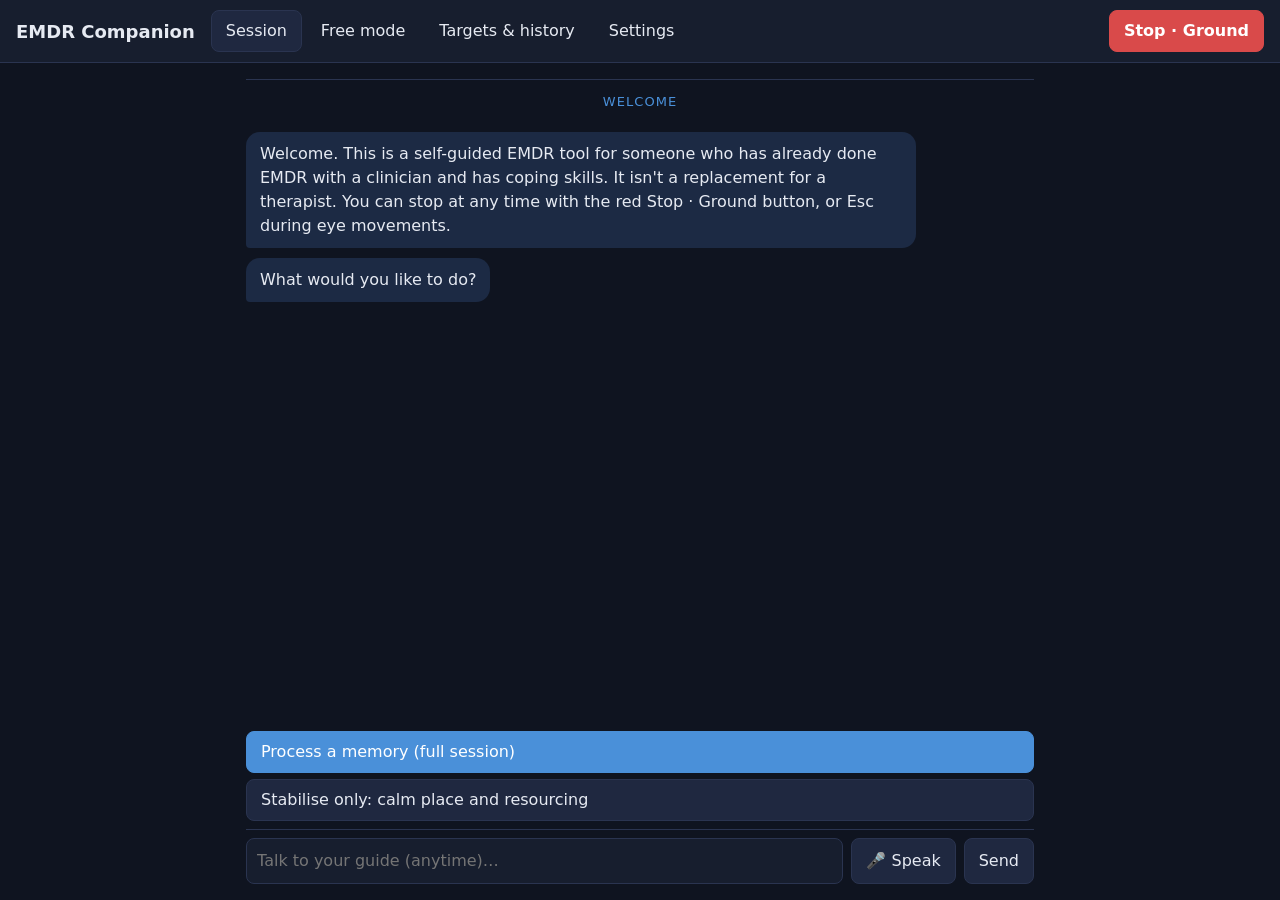
<file: index.html>
<!DOCTYPE html>
<html lang="en">
<head>
  <meta charset="utf-8">
  <meta name="viewport" content="width=device-width, initial-scale=1">
  <title>EMDR Companion</title>
  <link rel="stylesheet" href="css/app.css">
</head>
<body>
  <header>
    <h1>EMDR Companion</h1>
    <nav>
      <button data-tab="session" class="active">Session</button>
      <button data-tab="free">Free mode</button>
      <button data-tab="targets">Targets &amp; history</button>
      <button data-tab="settings">Settings</button>
    </nav>
    <button id="btn-ground" class="danger" title="Pause everything and ground">Stop · Ground</button>
  </header>

  <main>
    <section id="tab-session">
      <div id="chat" aria-live="polite"></div>
      <div id="widget"></div>
      <form id="chat-form" autocomplete="off">
        <input id="chat-input" placeholder="Talk to your guide (anytime)…">
        <button type="submit">Send</button>
      </form>
    </section>
    <section id="tab-free" hidden></section>
    <section id="tab-targets" hidden></section>
    <section id="tab-settings" hidden></section>
  </main>

  <!-- Bilateral stimulation overlay -->
  <div id="bls" hidden>
    <div id="bls-hint"></div>
    <div id="bls-circle"></div>
    <div id="bls-nudge" hidden>
      <p>You've been going for a while. Check in with yourself: how are you doing?</p>
      <button id="bls-nudge-go" class="primary">Keep going</button>
      <button id="bls-nudge-end">End round</button>
    </div>
    <div id="bls-hud">
      <span id="bls-count"></span>
      <button id="bls-pause">Pause</button>
      <button id="bls-fs">Fullscreen</button>
      <button id="bls-stop" class="danger">Stop</button>
    </div>
  </div>

  <!-- Grounding overlay -->
  <div id="ground" class="overlay" hidden>
    <div class="panel">
      <h2>Pause. You are safe right now.</h2>
      <div id="breath"><div id="breath-dot"></div><span id="breath-text"></span></div>
      <p class="muted">Breathe with the circle: in 4 · hold 4 · out 4 · hold 4.</p>
      <ol>
        <li><b>Orient:</b> look around the room slowly. Say your name, today's date, where you are, and that the event is over.</li>
        <li><b>5-4-3-2-1:</b> name 5 things you see, 4 you can touch, 3 you hear, 2 you smell, 1 you taste.</li>
        <li><b>Feel your body:</b> press your feet into the floor, feel the chair holding you, run cool water over your hands.</li>
      </ol>
      <p id="ground-safe" class="safe"></p>
      <div class="row">
        <button id="ground-resume" class="primary">I'm steady — resume</button>
        <button id="ground-end">End processing &amp; close the session</button>
      </div>
      <p class="muted small">If you are in crisis or thinking about harming yourself, call or text 988 (US) or your local emergency number.</p>
    </div>
  </div>

  <!-- Crisis overlay -->
  <div id="crisis" class="overlay" hidden>
    <div class="panel">
      <h2>You deserve real-time support</h2>
      <p>What you wrote sounds serious. Please pause the reprocessing work.</p>
      <ul>
        <li>US: call or text <b>988</b> (Suicide &amp; Crisis Lifeline), or text HOME to <b>741741</b></li>
        <li>Immediate danger: call your local emergency number (911 in the US)</li>
        <li>Elsewhere: <a href="https://findahelpline.com" target="_blank" rel="noopener">findahelpline.com</a></li>
        <li>Contact your therapist or someone you trust right now.</li>
      </ul>
      <div class="row">
        <button id="crisis-ground" class="primary">Ground me first</button>
        <button id="crisis-close">Dismiss</button>
      </div>
    </div>
  </div>

  <script src="js/store.js"></script>
  <script src="js/bls.js"></script>
  <script src="js/ground.js"></script>
  <script src="js/free.js"></script>
  <script src="js/ai.js"></script>
  <script src="js/app.js"></script>
</body>
</html>
</file>
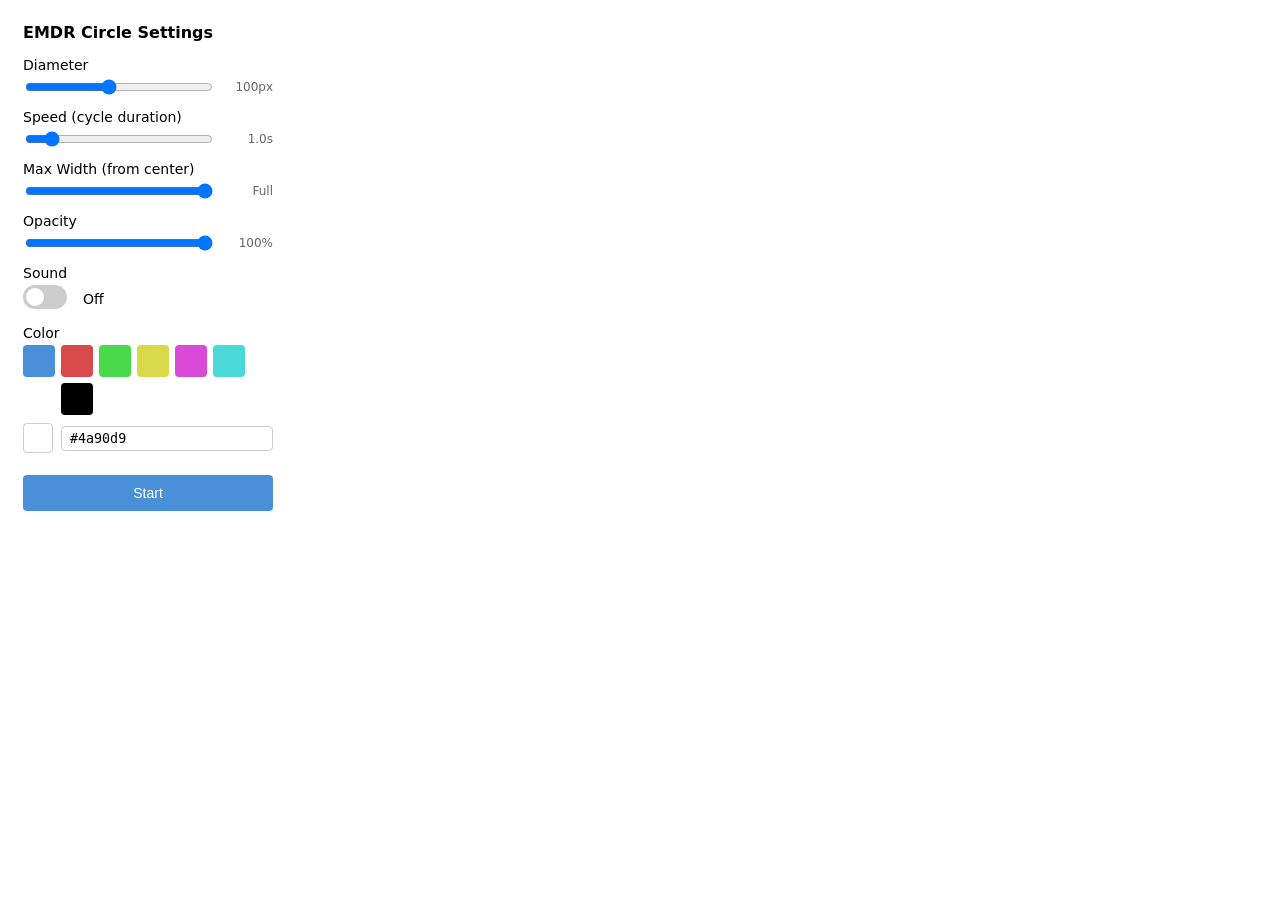
<file: popup.html>
<!DOCTYPE html>
<html>
<head>
  <meta charset="utf-8">
  <style>
    body {
      width: 250px;
      padding: 15px;
      font-family: system-ui, sans-serif;
      font-size: 14px;
    }
    h3 {
      margin: 0 0 15px 0;
      font-size: 16px;
    }
    .control {
      margin-bottom: 12px;
    }
    label {
      display: block;
      margin-bottom: 4px;
      font-weight: 500;
    }
    .input-row {
      display: flex;
      align-items: center;
      gap: 8px;
    }
    input[type="range"] {
      flex: 1;
    }
    .toggle-switch {
      position: relative;
      width: 44px;
      height: 24px;
    }
    .toggle-switch input {
      opacity: 0;
      width: 0;
      height: 0;
    }
    .toggle-slider {
      position: absolute;
      cursor: pointer;
      top: 0;
      left: 0;
      right: 0;
      bottom: 0;
      background-color: #ccc;
      border-radius: 24px;
      transition: 0.2s;
    }
    .toggle-slider:before {
      position: absolute;
      content: "";
      height: 18px;
      width: 18px;
      left: 3px;
      bottom: 3px;
      background-color: white;
      border-radius: 50%;
      transition: 0.2s;
    }
    .toggle-switch input:checked + .toggle-slider {
      background-color: #4a90d9;
    }
    .toggle-switch input:checked + .toggle-slider:before {
      transform: translateX(20px);
    }
    .toggle-label {
      margin-left: 8px;
    }
    #volume-control, #frequency-control, #centerFade-control {
      display: none;
    }
    #volume-control.visible, #frequency-control.visible, #centerFade-control.visible {
      display: block;
    }
    .color-swatches {
      display: flex;
      gap: 6px;
      flex-wrap: wrap;
    }
    .color-swatch {
      width: 28px;
      height: 28px;
      border-radius: 4px;
      border: 2px solid transparent;
      cursor: pointer;
    }
    .color-swatch:hover {
      border-color: #999;
    }
    .color-swatch.selected {
      border-color: #333;
    }
    .hex-input {
      display: flex;
      align-items: center;
      gap: 8px;
      margin-top: 8px;
    }
    .hex-input input {
      flex: 1;
      padding: 4px 8px;
      border: 1px solid #ccc;
      border-radius: 4px;
      font-family: monospace;
    }
    .color-preview {
      width: 28px;
      height: 28px;
      border-radius: 4px;
      border: 1px solid #ccc;
    }
    .value {
      min-width: 50px;
      text-align: right;
      font-size: 12px;
      color: #666;
    }
    button {
      width: 100%;
      padding: 10px;
      margin-top: 10px;
      border: none;
      border-radius: 4px;
      font-size: 14px;
      cursor: pointer;
    }
    #toggle {
      background: #4a90d9;
      color: white;
    }
    #toggle:hover {
      background: #3a7bc8;
    }
    #toggle.active {
      background: #d94a4a;
    }
    #toggle.active:hover {
      background: #c83a3a;
    }
  </style>
</head>
<body>
  <h3>EMDR Circle Settings</h3>

  <div class="control">
    <label>Diameter</label>
    <div class="input-row">
      <input type="range" id="diameter" min="20" max="200" value="100">
      <span class="value" id="diameter-value">100px</span>
    </div>
  </div>

  <div class="control">
    <label>Speed (cycle duration)</label>
    <div class="input-row">
      <input type="range" id="speed" min="0.5" max="5" step="0.1" value="1">
      <span class="value" id="speed-value">1.0s</span>
    </div>
  </div>

  <div class="control">
    <label>Max Width (from center)</label>
    <div class="input-row">
      <input type="range" id="maxWidth" min="100" max="1500" step="50" value="1500">
      <span class="value" id="maxWidth-value">Full</span>
    </div>
  </div>

  <div class="control">
    <label>Opacity</label>
    <div class="input-row">
      <input type="range" id="opacity" min="0.1" max="1" step="0.1" value="1">
      <span class="value" id="opacity-value">100%</span>
    </div>
  </div>

  <div class="control">
    <label>Sound</label>
    <div class="input-row">
      <label class="toggle-switch">
        <input type="checkbox" id="soundEnabled">
        <span class="toggle-slider"></span>
      </label>
      <span class="toggle-label" id="sound-label">Off</span>
    </div>
  </div>

  <div class="control" id="volume-control">
    <label>Volume</label>
    <div class="input-row">
      <input type="range" id="volume" min="0" max="1" step="0.1" value="0.5">
      <span class="value" id="volume-value">50%</span>
    </div>
  </div>

  <div class="control" id="frequency-control">
    <label>Tone Frequency</label>
    <div class="input-row">
      <input type="range" id="frequency" min="30" max="800" step="10" value="400">
      <span class="value" id="frequency-value">400Hz</span>
    </div>
  </div>

  <div class="control" id="centerFade-control">
    <label>Center Fade</label>
    <div class="input-row">
      <input type="range" id="centerFade" min="0" max="1" step="0.1" value="0">
      <span class="value" id="centerFade-value">Off</span>
    </div>
  </div>

  <div class="control">
    <label>Color</label>
    <div class="color-swatches" id="color-swatches">
      <div class="color-swatch" data-color="#4a90d9" style="background:#4a90d9"></div>
      <div class="color-swatch" data-color="#d94a4a" style="background:#d94a4a"></div>
      <div class="color-swatch" data-color="#4ad94a" style="background:#4ad94a"></div>
      <div class="color-swatch" data-color="#d9d94a" style="background:#d9d94a"></div>
      <div class="color-swatch" data-color="#d94ad9" style="background:#d94ad9"></div>
      <div class="color-swatch" data-color="#4ad9d9" style="background:#4ad9d9"></div>
      <div class="color-swatch" data-color="#ffffff" style="background:#ffffff"></div>
      <div class="color-swatch" data-color="#000000" style="background:#000000"></div>
    </div>
    <div class="hex-input">
      <div class="color-preview" id="color-preview"></div>
      <input type="text" id="color" value="#4a90d9" maxlength="7" placeholder="#4a90d9">
    </div>
  </div>

  <button id="toggle">Start</button>

  <script src="popup.js"></script>
</body>
</html>
</file>
<file: css/app.css>
:root {
  --bg: #0f1420; --panel: #171e2e; --panel2: #1f2840; --text: #e6eaf2; --muted: #8a94a8;
  --accent: #4a90d9; --danger: #d94a4a; --guide: #1c2a44; --you: #2a3a2f; --border: #2a3450;
}
* { box-sizing: border-box; }
html, body { height: 100%; margin: 0; }
body {
  background: var(--bg); color: var(--text);
  font: 16px/1.5 system-ui, -apple-system, Segoe UI, sans-serif;
  display: flex; flex-direction: column;
}
header {
  display: flex; align-items: center; gap: 16px; padding: 10px 16px;
  background: var(--panel); border-bottom: 1px solid var(--border);
}
h1 { font-size: 18px; margin: 0; font-weight: 600; }
nav { display: flex; gap: 4px; flex: 1; }
button {
  font: inherit; color: var(--text); background: var(--panel2); border: 1px solid var(--border);
  border-radius: 8px; padding: 8px 14px; cursor: pointer;
}
button:hover { border-color: var(--accent); }
button.primary { background: var(--accent); border-color: var(--accent); color: #fff; }
button.danger { background: var(--danger); border-color: var(--danger); color: #fff; font-weight: 600; }
nav button { background: transparent; border-color: transparent; }
nav button.active { background: var(--panel2); border-color: var(--border); }
main { flex: 1; min-height: 0; display: flex; }
main > section { flex: 1; min-height: 0; max-width: 820px; width: 100%; margin: 0 auto; padding: 16px; display: flex; flex-direction: column; }
main > section[hidden] { display: none; }
#tab-targets, #tab-settings, #tab-free { overflow-y: auto; display: block; }
#tab-targets[hidden], #tab-settings[hidden], #tab-free[hidden] { display: none; }

#chat { flex: 1; overflow-y: auto; display: flex; flex-direction: column; gap: 10px; padding-bottom: 8px; }
.msg { max-width: 85%; padding: 10px 14px; border-radius: 14px; white-space: pre-wrap; }
.msg.guide { background: var(--guide); align-self: flex-start; border-bottom-left-radius: 4px; }
.msg.you { background: var(--you); align-self: flex-end; border-bottom-right-radius: 4px; }
.msg.note { align-self: center; color: var(--muted); font-size: 14px; text-align: center; }
.msg.phase { align-self: stretch; text-align: center; color: var(--accent); font-size: 13px; text-transform: uppercase; letter-spacing: .08em; border-top: 1px solid var(--border); border-radius: 0; padding-top: 12px; max-width: none; }
.msg.thinking { color: var(--muted); font-style: italic; }

#widget { padding: 8px 0; display: flex; flex-direction: column; gap: 8px; }
#widget:empty { display: none; }
#widget textarea {
  width: 100%; font: inherit; color: var(--text); background: var(--panel); border: 1px solid var(--border);
  border-radius: 8px; padding: 10px; resize: vertical;
}
.chips, .scale, .actions { display: flex; flex-wrap: wrap; gap: 6px; }
.chip { font-size: 14px; padding: 4px 10px; border-radius: 999px; background: var(--panel); }
.scale button { min-width: 44px; }
.scale button.low:hover { border-color: #4ad94a; }
.scale button.high:hover { border-color: var(--danger); }
.scale-labels { display: flex; justify-content: space-between; color: var(--muted); font-size: 13px; }
.choices { display: flex; flex-direction: column; gap: 6px; }
.choices button { text-align: left; }

#chat-form { display: flex; gap: 8px; padding-top: 8px; border-top: 1px solid var(--border); }
#chat-input { flex: 1; font: inherit; color: var(--text); background: var(--panel); border: 1px solid var(--border); border-radius: 8px; padding: 10px; }

/* BLS overlay */
#bls { position: fixed; inset: 0; z-index: 100; overflow: hidden; }
#bls-circle { position: absolute; left: 0; top: 0; border-radius: 50%; will-change: transform; }
#bls-hint { position: absolute; top: 24px; left: 0; right: 0; text-align: center; color: #fff; opacity: .55; padding: 0 24px; }
#bls-hud { position: absolute; bottom: 16px; left: 0; right: 0; display: flex; gap: 8px; justify-content: center; align-items: center; opacity: .35; transition: opacity .2s; }
#bls-hud:hover { opacity: 1; }
#bls-count { color: #fff; margin-right: 12px; font-variant-numeric: tabular-nums; }

/* Overlays */
.overlay { position: fixed; inset: 0; z-index: 200; background: rgba(5,8,15,.92); display: flex; align-items: center; justify-content: center; padding: 16px; overflow-y: auto; }
.overlay[hidden] { display: none; }
.panel { background: var(--panel); border: 1px solid var(--border); border-radius: 14px; padding: 24px; max-width: 560px; width: 100%; }
.panel h2 { margin-top: 0; }
.row { display: flex; gap: 8px; flex-wrap: wrap; margin-top: 12px; }
.muted { color: var(--muted); } .small { font-size: 13px; }
.safe { background: var(--panel2); padding: 10px 14px; border-radius: 8px; }
#breath { display: flex; flex-direction: column; align-items: center; gap: 8px; padding: 12px; }
#breath-dot { width: 120px; height: 120px; border-radius: 50%; background: var(--accent); opacity: .8; animation: breathe 16s linear infinite; }
@keyframes breathe {
  0% { transform: scale(.5); } 25% { transform: scale(1); } 50% { transform: scale(1); }
  75% { transform: scale(.5); } 100% { transform: scale(.5); }
}

/* Targets & settings */
.card { background: var(--panel); border: 1px solid var(--border); border-radius: 12px; padding: 14px 16px; margin-bottom: 12px; }
.card h3 { margin: 0 0 6px; font-size: 16px; }
.tag { font-size: 12px; padding: 2px 8px; border-radius: 999px; background: var(--panel2); margin-left: 6px; }
.tag.resolved { background: #1f4a2c; }
.field { display: flex; align-items: center; gap: 12px; margin: 8px 0; }
.field label { flex: 0 0 190px; color: var(--muted); font-size: 14px; }
.field input[type=text], .field input[type=password], .field select { flex: 1; font: inherit; color: var(--text); background: var(--panel2); border: 1px solid var(--border); border-radius: 6px; padding: 6px 8px; }
.field input[type=range] { flex: 1; }
.field .val { width: 64px; text-align: right; color: var(--muted); font-size: 13px; }
details summary { cursor: pointer; color: var(--muted); }
@media (max-width: 600px) { .field { flex-wrap: wrap; } .field label { flex-basis: 100%; } header { flex-wrap: wrap; } }

/* Voice dictation */
button.mic.listening { background: var(--danger); border-color: var(--danger); color: #fff; animation: pulse 1.2s ease-in-out infinite; }
@keyframes pulse { 50% { opacity: .6; } }

/* Free mode */
.free-top { display: flex; justify-content: space-between; align-items: center; }
.free-sub { margin-top: 16px !important; }
.free-custom, .free-row { display: flex; align-items: center; gap: 6px; flex-wrap: wrap; margin: 8px 0; }
.check { display: flex; align-items: center; gap: 6px; margin: 6px 0; }
input.num { width: 64px; font: inherit; color: var(--text); background: var(--panel2); border: 1px solid var(--border); border-radius: 6px; padding: 4px 6px; }
input.num:disabled { opacity: .4; }
.chip.on { background: var(--accent); border-color: var(--accent); color: #fff; }
button.link { background: none; border: none; color: var(--muted); padding: 4px 6px; text-decoration: underline; }
button.link:hover { color: var(--text); }
.free-rest { display: flex; flex-direction: column; align-items: center; gap: 12px; margin-top: 10vh; text-align: center; }
.free-breathe { color: var(--muted); font-size: 18px; margin: 0; }
button.big { font-size: 20px; padding: 14px 48px; }
/* deliberately quiet: easy to find, hard to hit by accident */
button.btn-muted { background: transparent; color: var(--muted); border-color: var(--border); opacity: .6; padding: 10px 28px; }
button.btn-muted:hover, button.btn-muted:focus { opacity: 1; color: var(--text); }

/* eye-movement overlay: hide the pointer and controls when idle; check-in prompt */
#bls.idle { cursor: none; }
#bls.idle #bls-hud { opacity: 0; }
#bls-nudge { position: absolute; left: 50%; top: 50%; transform: translate(-50%, -50%); background: rgba(15,20,32,.92); border: 1px solid var(--border); border-radius: 14px; padding: 20px 24px; max-width: 380px; text-align: center; color: var(--text); }
#bls-nudge[hidden] { display: none; }
#bls-nudge button { margin: 4px; }
</file>
